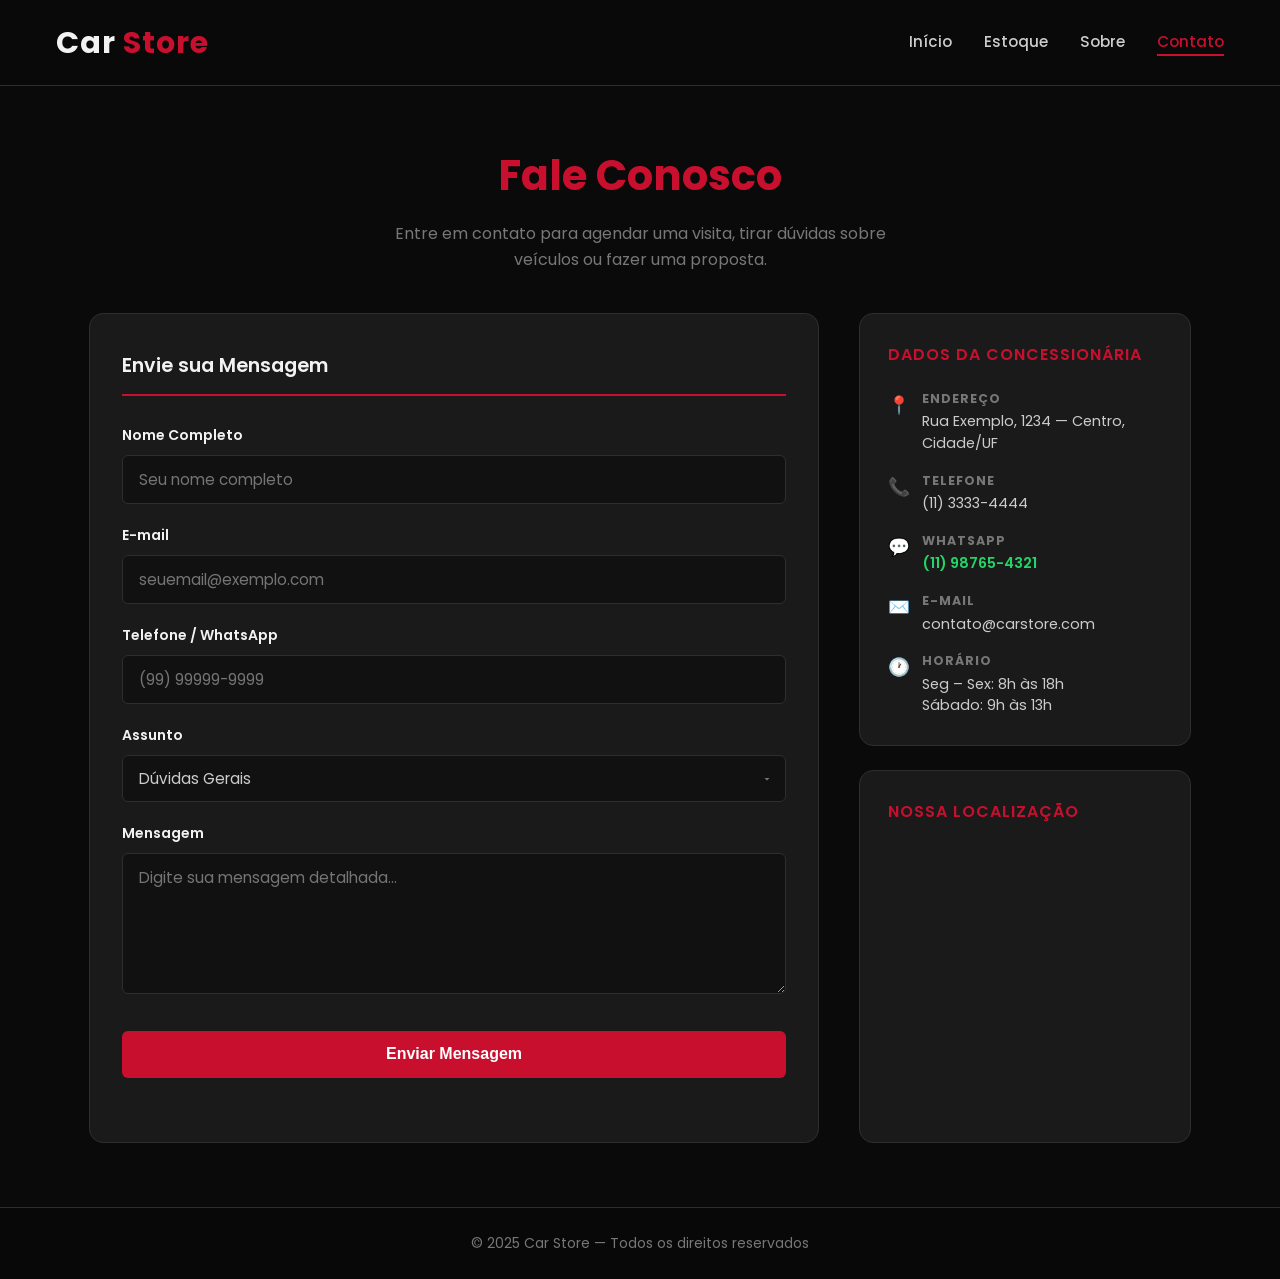
<file: contato.html>
<!DOCTYPE html>
<html lang="pt-BR">
<head>
    <meta charset="UTF-8">
    <meta name="viewport" content="width=device-width, initial-scale=1.0">
    <title>Contato | Car Store</title>
    <link rel="preconnect" href="https://fonts.googleapis.com">
    <link rel="preconnect" href="https://fonts.gstatic.com" crossorigin>
    <link href="https://fonts.googleapis.com/css2?family=Poppins:wght@400;500;600;700&display=swap" rel="stylesheet">
    <link rel="stylesheet" href="./css/global.css">
    <link rel="stylesheet" href="./css/contato.css">
</head>
<body>

    <header class="navbar">
        <a href="index.html" class="logo">Car <span>Store</span></a>
        <button id="menu-toggle" aria-label="Abrir menu">☰</button>
        <nav>
            <ul class="nav-links">
                <li><a href="index.html">Início</a></li>
                <li><a href="estoque.html">Estoque</a></li>
                <li><a href="sobre.html">Sobre</a></li>
                <li><a href="contato.html" class="active">Contato</a></li>
            </ul>
        </nav>
    </header>

    <main class="content">
        <header class="contato-header">
            <h1>Fale Conosco</h1>
            <p>Entre em contato para agendar uma visita, tirar dúvidas sobre veículos ou fazer uma proposta.</p>
        </header>

        <section class="contato-container">

            <!-- Formulário -->
            <div class="bloco-formulario">
                <h2>Envie sua Mensagem</h2>
                <form id="formContato" novalidate>
                    <div class="form-grupo">
                        <label for="nome">Nome Completo</label>
                        <input type="text" id="nome" name="nome" placeholder="Seu nome completo" required>
                    </div>

                    <div class="form-grupo">
                        <label for="email">E-mail</label>
                        <input type="email" id="email" name="email" placeholder="seuemail@exemplo.com" required>
                    </div>

                    <div class="form-grupo">
                        <label for="telefone">Telefone / WhatsApp</label>
                        <input type="tel" id="telefone" name="telefone" placeholder="(99) 99999-9999" required>
                    </div>

                    <div class="form-grupo">
                        <label for="assunto">Assunto</label>
                        <select id="assunto" name="assunto">
                            <option value="duvida">Dúvidas Gerais</option>
                            <option value="visita">Agendar Visita / Test-Drive</option>
                            <option value="proposta">Proposta em um Veículo</option>
                            <option value="avaliacao">Avaliação do seu Usado</option>
                        </select>
                    </div>

                    <div class="form-grupo">
                        <label for="mensagem">Mensagem</label>
                        <textarea id="mensagem" name="mensagem" rows="5" placeholder="Digite sua mensagem detalhada..."></textarea>
                    </div>

                    <button type="submit" class="btn btn-enviar">Enviar Mensagem</button>
                </form>
            </div>

            <!-- Informações -->
            <aside class="bloco-informacoes">
                <div class="info-detalhe">
                    <h3>Dados da Concessionária</h3>

                    <div class="info-item">
                        <span class="info-icon">📍</span>
                        <div>
                            <strong>Endereço</strong>
                            <p>Rua Exemplo, 1234 — Centro, Cidade/UF</p>
                        </div>
                    </div>

                    <div class="info-item">
                        <span class="info-icon">📞</span>
                        <div>
                            <strong>Telefone</strong>
                            <p>(11) 3333-4444</p>
                        </div>
                    </div>

                    <div class="info-item">
                        <span class="info-icon">💬</span>
                        <div>
                            <strong>WhatsApp</strong>
                            <p>
                                <a href="https://wa.me/5511987654321" target="_blank" rel="noopener" class="link-whatsapp">
                                    (11) 98765-4321
                                </a>
                            </p>
                        </div>
                    </div>

                    <div class="info-item">
                        <span class="info-icon">✉️</span>
                        <div>
                            <strong>E-mail</strong>
                            <p>contato@carstore.com</p>
                        </div>
                    </div>

                    <div class="info-item">
                        <span class="info-icon">🕐</span>
                        <div>
                            <strong>Horário</strong>
                            <p>Seg – Sex: 8h às 18h<br>Sábado: 9h às 13h</p>
                        </div>
                    </div>
                </div>

                <div class="info-mapa">
                    <h3>Nossa Localização</h3>
                    <!--
                        Substitua o src abaixo pelo embed do Google Maps com o endereço real.
                        Para obter: maps.google.com → Compartilhar → Incorporar mapa → Copiar HTML
                    -->
                    <iframe
                        src="https://www.google.com/maps/embed?pb=!1m18!1m12!1m3!1d150000.0!2d-47.0!3d-23.0!2m3!1f0!2f0!3f0!3m2!1i1024!2i768!4f13.1!3m3!1m2!1s0x0%3A0x0!2zMTPCsDQwJzE3LjkiUyA0N8KwMDgnMTguNCJX!5e0!3m2!1spt-BR!2sbr!4v1600000000000"
                        width="100%"
                        height="260"
                        style="border:0;"
                        allowfullscreen=""
                        loading="lazy"
                        referrerpolicy="no-referrer-when-downgrade"
                        title="Localização da Car Store"
                    ></iframe>
                </div>
            </aside>
        </section>
    </main>

    <footer>
        <p>© 2025 Car Store — Todos os direitos reservados</p>
    </footer>

    <script src="./js/global.js"></script>
</body>
</html>
</file>
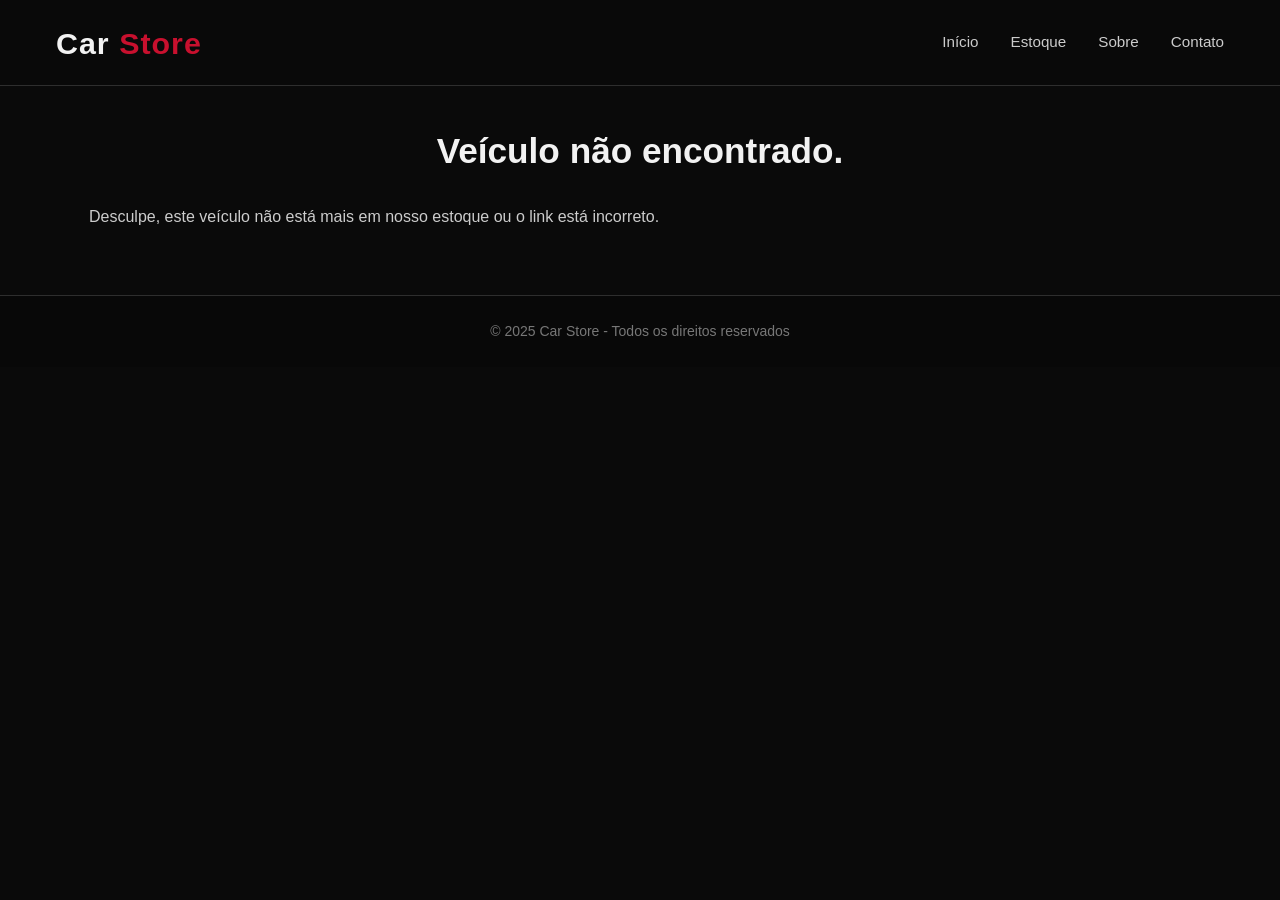
<file: detalhes-veiculo.html>
<!DOCTYPE html>
<html lang="pt-BR">
<head>
    <meta charset="UTF-8">
    <meta name="viewport" content="width=device-width, initial-scale=1.0">
    <title>Detalhes do Veículo | Car Store</title>
    <link rel="stylesheet" href="./css/global.css">
    <link rel="stylesheet" href="./css/detalhes.css"> 
</head>
<body>
    <header class="navbar">
        <a href="index.html" class="logo">Car <span>Store</span></a>
        <button id="menu-toggle">☰</button> 
        <nav>
            <ul class="nav-links">
                <li><a href="index.html">Início</a></li>
                <li><a href="estoque.html">Estoque</a></li>
                <li><a href="sobre.html">Sobre</a></li>
                <li><a href="contato.html">Contato</a></li>
            </ul>
        </nav>
    </header>

    <main class="content">
        <div class="detalhes-header">
            <h1>Carregando Detalhes...</h1>
        </div>

        <section class="detalhes-container">
            
            <div class="veiculo-info-principal">
                
                <div class="galeria-imagens">
                    <img src="" alt="Foto principal do veículo" class="imagem-principal">
                    
                    <div class="miniaturas">
                    </div>
                </div>

                <div class="ficha-tecnica">
                    <h2>Ficha Técnica e Especificações</h2>
                    <ul class="especificacoes-lista">
                    </ul>
                </div>

            </div>

            <aside class="sidebar-contato">
                <div class="bloco-preco">
                    <p class="etiqueta-preco">Preço à vista</p>
                    <span class="preco-final">R$ --.---</span>
                </div>
                
                <div class="bloco-info-rapida">
                </div>

                <div class="form-agendamento">
                    <h3>Agende seu Test-Drive</h3>
                    <form id="formContatoDetalhes">
                        <input type="text" placeholder="Seu Nome Completo" required>
                        <input type="email" placeholder="Seu Email" required>
                        <input type="tel" placeholder="Telefone (WhatsApp)" required>
                        <textarea placeholder="Mensagem (opcional)"></textarea>
                        <button type="submit" class="btn-agendar">Falar com Consultor</button>
                    </form>
                </div>
            </aside>
        </section>
    </main>

    <footer>
        <p>© 2025 Car Store - Todos os direitos reservados</p>
    </footer>

    <script src="./js/dados-veiculos.js"></script>
    <script src="./js/detalhes.js"></script> 
    <script src="./js/global.js"></script>

</body>
</html>
</file>
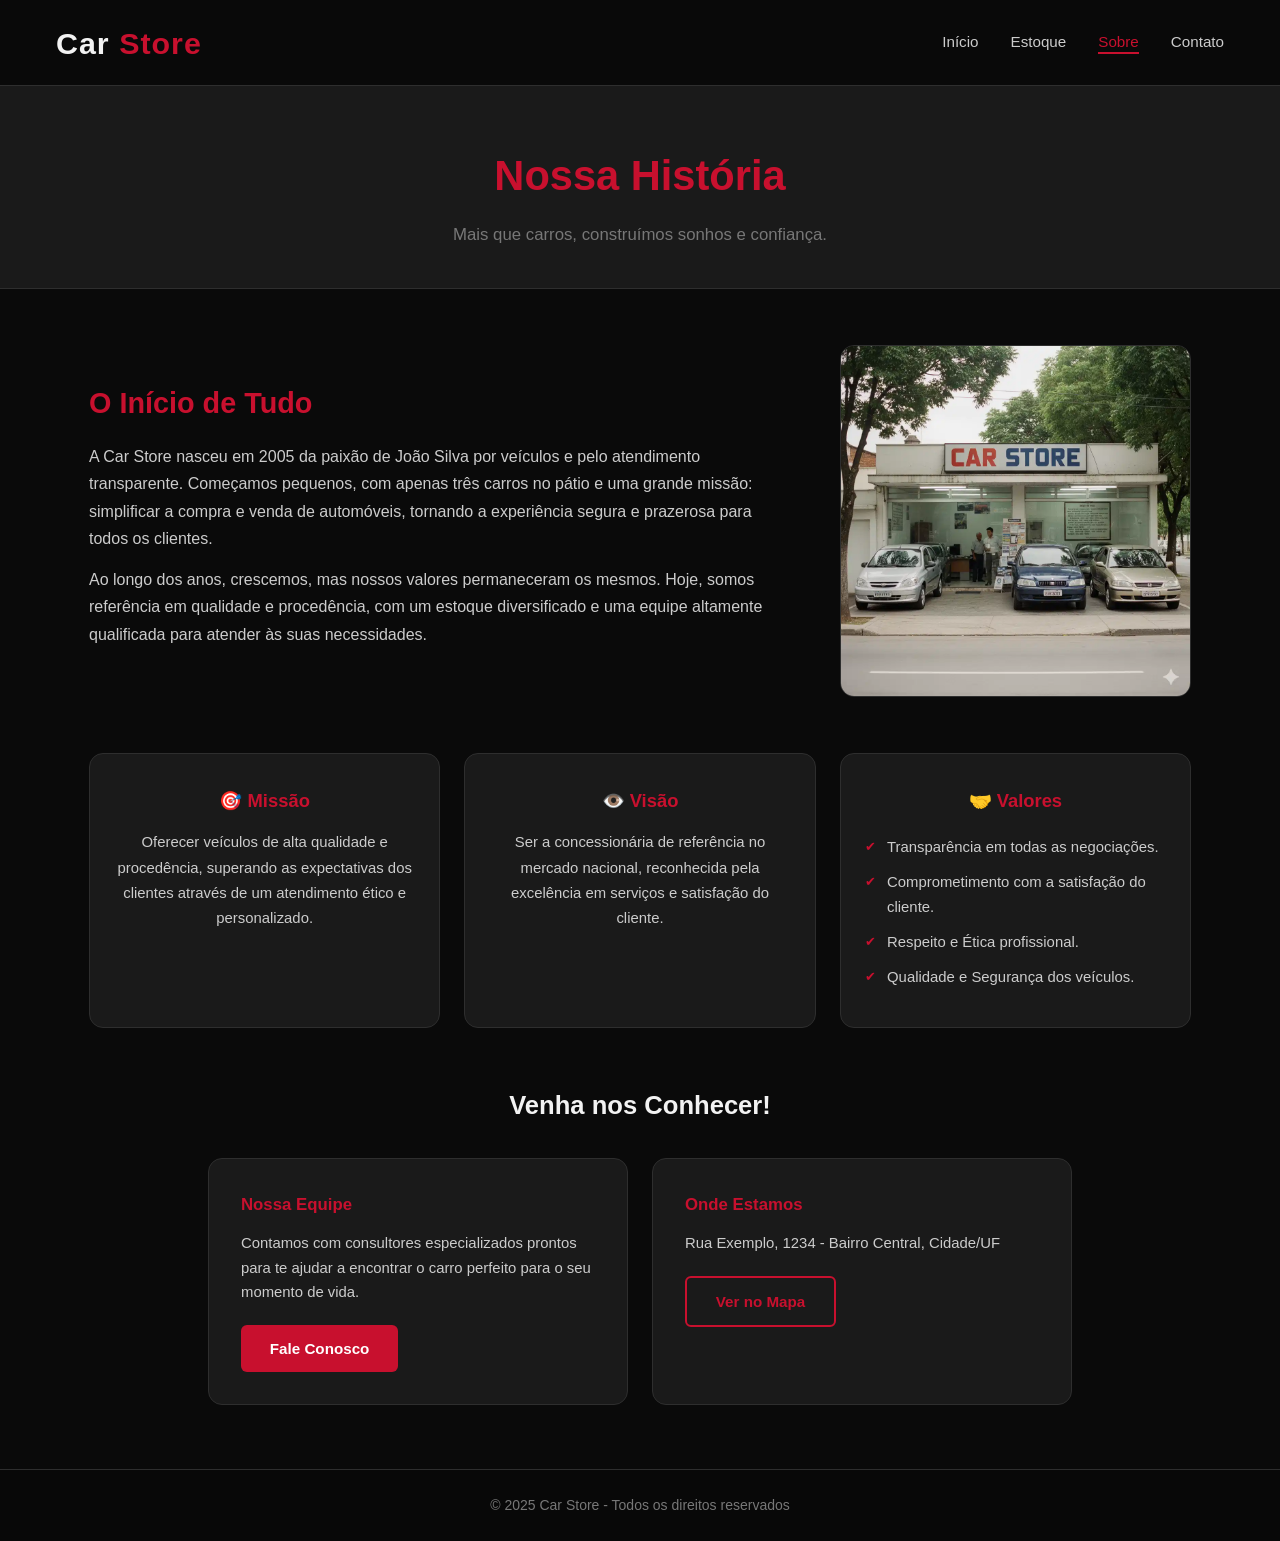
<file: sobre.html>
<!DOCTYPE html>
<html lang="pt-BR">
<head>
    <meta charset="UTF-8">
    <meta name="viewport" content="width=device-width, initial-scale=1.0">
    <title>Sobre Nós | Car Store</title>
    <link rel="stylesheet" href="./css/global.css">
    <link rel="stylesheet" href="./css/sobre.css"> 
</head>
<body>
    <header class="navbar">
        <a href="index.html" class="logo">Car <span>Store</span></a>
        <button id="menu-toggle">☰</button> 
        <nav>
            <ul class="nav-links">
                <li><a href="index.html">Início</a></li>
                <li><a href="estoque.html">Estoque</a></li>
                <li><a href="sobre.html" class="active">Sobre</a></li>
                <li><a href="contato.html">Contato</a></li>
            </ul>
        </nav>
    </header>

    <main class="content">
        <header class="sobre-header">
            <h1>Nossa História</h1>
            <p>Mais que carros, construímos sonhos e confiança.</p>
        </header>

        <section class="secao-historia">
            <div class="historia-texto">
                <h2>O Início de Tudo</h2>
                <p>A Car Store nasceu em 2005 da paixão de João Silva por veículos e pelo atendimento transparente. Começamos pequenos, com apenas três carros no pátio e uma grande missão: simplificar a compra e venda de automóveis, tornando a experiência segura e prazerosa para todos os clientes.</p>
                <p>Ao longo dos anos, crescemos, mas nossos valores permaneceram os mesmos. Hoje, somos referência em qualidade e procedência, com um estoque diversificado e uma equipe altamente qualificada para atender às suas necessidades.</p>
            </div>
            <div class="historia-imagem">
                <img src="./assets/img/carstore-inicio.webp" alt="Foto da fundação da Car Store.">
            </div>
        </section>
        
        <section class="secao-mvv">
            <div class="mvv-card">
                <h3>🎯 Missão</h3>
                <p>Oferecer veículos de alta qualidade e procedência, superando as expectativas dos clientes através de um atendimento ético e personalizado.</p>
            </div>
            <div class="mvv-card">
                <h3>👁️ Visão</h3>
                <p>Ser a concessionária de referência no mercado nacional, reconhecida pela excelência em serviços e satisfação do cliente.</p>
            </div>
            <div class="mvv-card">
                <h3>🤝 Valores</h3>
                <ul>
                    <li>Transparência em todas as negociações.</li>
                    <li>Comprometimento com a satisfação do cliente.</li>
                    <li>Respeito e Ética profissional.</li>
                    <li>Qualidade e Segurança dos veículos.</li>
                </ul>
            </div>
        </section>

        <section class="secao-contato-time">
            <h2>Venha nos Conhecer!</h2>
            <div class="contato-info">
                <div class="info-bloco">
                    <h4>Nossa Equipe</h4>
                    <p>Contamos com consultores especializados prontos para te ajudar a encontrar o carro perfeito para o seu momento de vida.</p>
                    <a href="contato.html" class="btn">Fale Conosco</a>
                </div>
                <div class="info-bloco">
                    <h4>Onde Estamos</h4>
                    <p>Rua Exemplo, 1234 - Bairro Central, Cidade/UF</p>
                    <a href="#" class="btn btn-secundario">Ver no Mapa</a>
                </div>
            </div>
        </section>
    </main>

    <footer>
        <p>© 2025 Car Store - Todos os direitos reservados</p>
    </footer>

        <script src="./js/global.js"></script>
    </body>
</html>
</file>
<file: css/global.css>
/* =============================================
   VARIÁVEIS GLOBAIS
   ============================================= */
:root {
    --color-bg:        #0a0a0a;
    --color-dark:      #111111;
    --color-surface:   #1a1a1a;
    --color-secondary: #242424;
    --color-border:    #2e2e2e;

    --color-accent:    #c8102e;     /* Vermelho mais sóbrio e sofisticado */
    --color-accent-h:  #a50d25;     /* Hover do acento */
    --color-light:     #f2f2f2;
    --color-text:      #cccccc;
    --color-muted:     #777777;

    --color-shadow:    rgba(0, 0, 0, 0.6);
    --font-primary:    'Poppins', sans-serif;

    --radius-sm:  6px;
    --radius-md:  10px;
    --radius-lg:  14px;
    --transition: 0.25s ease;
}

/* =============================================
   RESET E BASE
   ============================================= */
*, *::before, *::after {
    margin: 0;
    padding: 0;
    box-sizing: border-box;
}

html { font-size: 16px; scroll-behavior: smooth; }

body {
    background-color: var(--color-bg);
    color: var(--color-text);
    font-family: var(--font-primary);
    line-height: 1.65;
    -webkit-font-smoothing: antialiased;
}

img { display: block; max-width: 100%; }
a   { text-decoration: none; color: inherit; }
ul  { list-style: none; }

.no-scroll { overflow: hidden; }

/* =============================================
   NAVBAR
   ============================================= */
.navbar {
    display: flex;
    justify-content: space-between;
    align-items: center;
    padding: 1.1rem 3.5rem;
    background: rgba(10, 10, 10, 0.92);
    backdrop-filter: blur(12px);
    -webkit-backdrop-filter: blur(12px);
    position: sticky;
    top: 0;
    z-index: 1000;
    border-bottom: 1px solid var(--color-border);
}

/* Logo */
a.logo {
    font-size: 1.9rem;
    font-weight: 700;
    color: var(--color-light);
    letter-spacing: 1px;
}

a.logo span { color: var(--color-accent); }

/* Links de nav */
.nav-links {
    display: flex;
    gap: 2rem;
}

.nav-links li a {
    font-size: 0.95rem;
    font-weight: 500;
    color: var(--color-text);
    position: relative;
    padding-bottom: 4px;
    transition: color var(--transition);
}

.nav-links li a::after {
    content: '';
    position: absolute;
    bottom: 0; left: 0;
    width: 0; height: 2px;
    background-color: var(--color-accent);
    transition: width var(--transition);
}

.nav-links li a:hover,
.nav-links li a.active { color: var(--color-accent); }

.nav-links li a:hover::after,
.nav-links li a.active::after { width: 100%; }

/* Botão hamburguer — escondido no desktop */
.navbar #menu-toggle {
    display: none;
    background: none;
    border: none;
    color: var(--color-light);
    font-size: 1.8rem;
    cursor: pointer;
    z-index: 1001;
    line-height: 1;
}

/* =============================================
   BOTÃO PADRÃO
   ============================================= */
.btn {
    display: inline-block;
    padding: 0.7rem 1.8rem;
    background-color: var(--color-accent);
    color: #fff;
    font-weight: 600;
    font-size: 0.95rem;
    border: none;
    border-radius: 30px;
    cursor: pointer;
    transition: background-color var(--transition), transform var(--transition);
    text-align: center;
}

.btn:hover {
    background-color: var(--color-accent-h);
    transform: translateY(-2px);
}

.btn-secundario {
    background-color: transparent;
    border: 2px solid var(--color-accent);
    color: var(--color-accent);
}

.btn-secundario:hover {
    background-color: var(--color-accent);
    color: #fff;
}

/* =============================================
   FOOTER
   ============================================= */
footer {
    background: #080808;
    text-align: center;
    padding: 1.5rem;
    color: var(--color-muted);
    font-size: 0.875rem;
    border-top: 1px solid var(--color-border);
}

/* =============================================
   RESPONSIVIDADE — MOBILE MENU
   ============================================= */
@media (max-width: 900px) {

    .navbar {
        padding: 0.9rem 1.25rem;
        flex-direction: row;
    }

    .navbar #menu-toggle { display: block; }

    .nav-links {
        display: none;
        flex-direction: column;
        gap: 0;
        position: fixed;
        top: 0; right: 0;
        width: 72%;
        max-width: 300px;
        height: 100vh;
        background-color: #0d0d0d;
        padding: 5rem 1.5rem 2rem;
        box-shadow: -6px 0 24px var(--color-shadow);
        z-index: 999;
        transform: translateX(100%);
        transition: transform 0.3s ease-out;
        border-left: 1px solid var(--color-border);
    }

    .nav-links.open {
        display: flex;
        transform: translateX(0);
    }

    .nav-links li {
        padding: 0.75rem 0;
        border-bottom: 1px solid var(--color-border);
    }

    .nav-links li:last-child { border-bottom: none; }

    .nav-links li a {
        font-size: 1.15rem;
        display: block;
    }
}
</file>
<file: css/contato.css>
/* =============================================
   CONTATO.CSS
   ============================================= */

/* ── Header da página ────────────────────────── */
.contato-header {
    text-align: center;
    padding: 3.5rem 1.5rem 2.5rem;
}

.contato-header h1 {
    font-size: clamp(1.8rem, 3.5vw, 2.6rem);
    color: var(--color-accent);
    margin-bottom: 0.6rem;
}

.contato-header p {
    color: var(--color-muted);
    font-size: 1rem;
    max-width: 540px;
    margin: 0 auto;
}

/* ── Layout duas colunas ─────────────────────── */
.contato-container {
    display: flex;
    gap: 2.5rem;
    max-width: 1150px;
    margin: 0 auto 4rem;
    padding: 0 1.5rem;
}

/* ── Formulário ──────────────────────────────── */
.bloco-formulario {
    flex: 2;
    background-color: var(--color-surface);
    padding: 2.25rem 2rem;
    border-radius: var(--radius-lg);
    border: 1px solid var(--color-border);
}

.bloco-formulario h2 {
    color: var(--color-light);
    font-size: 1.2rem;
    font-weight: 600;
    margin-bottom: 1.75rem;
    padding-bottom: 0.75rem;
    border-bottom: 2px solid var(--color-accent);
}

.form-grupo { margin-bottom: 1.25rem; }

.form-grupo label {
    display: block;
    margin-bottom: 0.5rem;
    font-size: 0.875rem;
    font-weight: 600;
    color: var(--color-light);
}

.bloco-formulario input,
.bloco-formulario textarea,
.bloco-formulario select {
    width: 100%;
    padding: 0.75rem 1rem;
    border: 1px solid var(--color-border);
    border-radius: var(--radius-sm);
    background-color: var(--color-dark);
    color: var(--color-text);
    font-size: 0.95rem;
    font-family: var(--font-primary);
    transition: border-color var(--transition);
}

.bloco-formulario input:focus,
.bloco-formulario textarea:focus,
.bloco-formulario select:focus {
    border-color: var(--color-accent);
    outline: none;
}

.bloco-formulario textarea { resize: vertical; }

.bloco-formulario select {
    appearance: none;
    -webkit-appearance: none;
    background-image: url('data:image/svg+xml;utf8,<svg xmlns="http://www.w3.org/2000/svg" width="12" height="12" viewBox="0 0 24 24" fill="%23777"><path d="M7 10l5 5 5-5z"/></svg>');
    background-repeat: no-repeat;
    background-position: right 12px center;
    cursor: pointer;
}

.btn-enviar {
    width: 100%;
    padding: 0.9rem;
    border-radius: var(--radius-sm);
    font-size: 1rem;
    font-weight: 700;
    margin-top: 0.5rem;
}

/* ── Sidebar de informações ──────────────────── */
.bloco-informacoes {
    flex: 1;
    display: flex;
    flex-direction: column;
    gap: 1.5rem;
    min-width: 260px;
}

.info-detalhe,
.info-mapa {
    background-color: var(--color-surface);
    padding: 1.75rem;
    border-radius: var(--radius-lg);
    border: 1px solid var(--color-border);
}

.info-detalhe h3,
.info-mapa h3 {
    color: var(--color-accent);
    font-size: 1rem;
    font-weight: 600;
    margin-bottom: 1.25rem;
    text-transform: uppercase;
    letter-spacing: 1px;
}

/* Itens de informação */
.info-item {
    display: flex;
    align-items: flex-start;
    gap: 0.75rem;
    margin-bottom: 1rem;
}

.info-item:last-child { margin-bottom: 0; }

.info-icon {
    font-size: 1.1rem;
    flex-shrink: 0;
    margin-top: 2px;
}

.info-item strong {
    display: block;
    font-size: 0.78rem;
    text-transform: uppercase;
    letter-spacing: 1px;
    color: var(--color-muted);
    margin-bottom: 2px;
}

.info-item p {
    font-size: 0.9rem;
    color: var(--color-text);
    line-height: 1.5;
}

.link-whatsapp {
    color: #25d366;
    font-weight: 600;
    transition: opacity var(--transition);
}

.link-whatsapp:hover { opacity: 0.75; }

/* Mapa */
.info-mapa iframe { border-radius: var(--radius-sm); }

/* ── Responsividade ──────────────────────────── */
@media (max-width: 900px) {
    .contato-container {
        flex-direction: column;
        padding: 0 1rem;
    }
}
</file>
<file: css/detalhes.css>
/* =============================================
   DETALHES.CSS
   ============================================= */

.detalhes-header {
    text-align: center;
    padding: 2.25rem 1.5rem 1.5rem;
}

.detalhes-header h1 {
    font-size: clamp(1.5rem, 3vw, 2.2rem);
    color: var(--color-light);
    font-weight: 700;
}

/* ── Layout ──────────────────────────────────── */
.detalhes-container {
    display: flex;
    gap: 2rem;
    max-width: 1150px;
    margin: 0 auto 4rem;
    padding: 0 1.5rem;
}

.veiculo-info-principal {
    flex: 2;
    min-width: 0;
}

.sidebar-contato {
    flex: 1;
    display: flex;
    flex-direction: column;
    gap: 1.25rem;
    background-color: var(--color-surface);
    border: 1px solid var(--color-border);
    border-radius: var(--radius-lg);
    padding: 1.75rem;
    height: fit-content;
    position: sticky;
    top: 80px;
}

/* ── Galeria ─────────────────────────────────── */
.galeria-imagens { margin-bottom: 1.75rem; }

.imagem-principal {
    width: 100%;
    height: auto;
    max-height: 480px;
    object-fit: cover;
    border-radius: var(--radius-md);
    margin-bottom: 0.75rem;
    border: 1px solid var(--color-border);
}

.miniaturas {
    display: flex;
    gap: 8px;
    overflow-x: auto;
    padding-bottom: 6px;
}

.miniaturas img {
    width: 80px;
    height: 58px;
    object-fit: cover;
    border-radius: var(--radius-sm);
    cursor: pointer;
    border: 2px solid transparent;
    transition: border-color var(--transition);
    flex-shrink: 0;
}

.miniaturas img:hover { border-color: var(--color-accent); }

/* ── Ficha técnica ───────────────────────────── */
.ficha-tecnica {
    background-color: var(--color-surface);
    border: 1px solid var(--color-border);
    border-radius: var(--radius-md);
    padding: 1.75rem;
}

.ficha-tecnica h2 {
    color: var(--color-accent);
    font-size: 1.15rem;
    margin-bottom: 1rem;
    padding-bottom: 0.6rem;
    border-bottom: 1px solid var(--color-border);
}

.especificacoes-lista {
    list-style: none;
}

.especificacoes-lista li {
    display: flex;
    justify-content: space-between;
    padding: 0.7rem 0;
    border-bottom: 1px solid var(--color-border);
    font-size: 0.92rem;
    color: var(--color-text);
}

.especificacoes-lista li:last-child { border-bottom: none; }

.especificacoes-lista li span {
    font-weight: 600;
    color: var(--color-light);
}

/* ── Sidebar — preço ─────────────────────────── */
.bloco-preco {
    text-align: center;
    padding-bottom: 1rem;
    border-bottom: 1px solid var(--color-border);
}

.etiqueta-preco {
    font-size: 0.78rem;
    text-transform: uppercase;
    letter-spacing: 1px;
    color: var(--color-muted);
    margin-bottom: 0.3rem;
}

.preco-final {
    font-size: 2.2rem;
    font-weight: 700;
    color: var(--color-accent);
    display: block;
}

/* ── Sidebar — info rápida ───────────────────── */
.bloco-info-rapida p {
    font-size: 0.88rem;
    color: var(--color-text);
    padding: 0.45rem 0;
    border-bottom: 1px dotted var(--color-border);
}

.bloco-info-rapida p:last-child { border-bottom: none; }

/* ── Sidebar — formulário ────────────────────── */
.form-agendamento h3 {
    text-align: center;
    font-size: 1rem;
    font-weight: 600;
    color: var(--color-light);
    margin-bottom: 1rem;
}

.form-agendamento input,
.form-agendamento textarea {
    width: 100%;
    padding: 0.7rem 0.9rem;
    margin-bottom: 0.75rem;
    border: 1px solid var(--color-border);
    border-radius: var(--radius-sm);
    background-color: var(--color-dark);
    color: var(--color-text);
    font-size: 0.88rem;
    font-family: var(--font-primary);
    transition: border-color var(--transition);
}

.form-agendamento input:focus,
.form-agendamento textarea:focus {
    border-color: var(--color-accent);
    outline: none;
}

.btn-agendar {
    width: 100%;
    padding: 0.85rem;
    border-radius: var(--radius-sm);
    font-size: 0.95rem;
    font-weight: 700;
}

/* ── Responsividade ──────────────────────────── */
@media (max-width: 992px) {
    .detalhes-container { flex-direction: column; }

    .sidebar-contato {
        position: static;
        order: -1;
    }
}
</file>
<file: css/sobre.css>
/* =============================================
   SOBRE.CSS
   ============================================= */

.sobre-header {
    text-align: center;
    padding: 3.5rem 1.5rem 2.5rem;
    background-color: var(--color-surface);
    border-bottom: 1px solid var(--color-border);
}

.sobre-header h1 {
    font-size: clamp(1.8rem, 3.5vw, 2.6rem);
    color: var(--color-accent);
    margin-bottom: 0.6rem;
}

.sobre-header p {
    color: var(--color-muted);
    font-size: 1.05rem;
}

/* ── História ────────────────────────────────── */
.secao-historia {
    display: flex;
    align-items: center;
    gap: 3rem;
    max-width: 1150px;
    margin: 3.5rem auto;
    padding: 0 1.5rem;
}

.historia-texto { flex: 2; }

.historia-texto h2 {
    color: var(--color-accent);
    font-size: 1.8rem;
    margin-bottom: 1rem;
}

.historia-texto p {
    color: var(--color-text);
    margin-bottom: 0.9rem;
    line-height: 1.7;
}

.historia-imagem {
    flex: 1;
    min-width: 280px;
}

.historia-imagem img {
    width: 100%;
    border-radius: var(--radius-lg);
    border: 1px solid var(--color-border);
}

/* ── MVV ─────────────────────────────────────── */
.secao-mvv {
    display: flex;
    gap: 1.5rem;
    max-width: 1150px;
    margin: 2rem auto 3.5rem;
    padding: 0 1.5rem;
}

.mvv-card {
    flex: 1;
    background-color: var(--color-surface);
    padding: 2rem 1.5rem;
    border-radius: var(--radius-lg);
    border: 1px solid var(--color-border);
    text-align: center;
    transition: border-color var(--transition);
}

.mvv-card:hover { border-color: var(--color-accent); }

.mvv-card h3 {
    color: var(--color-accent);
    margin-bottom: 0.9rem;
    font-size: 1.15rem;
}

.mvv-card p,
.mvv-card ul { color: var(--color-text); font-size: 0.93rem; line-height: 1.7; }

.mvv-card ul {
    list-style: none;
    text-align: left;
    margin-top: 0.75rem;
}

.mvv-card li {
    padding: 0.3rem 0 0.3rem 1.4rem;
    position: relative;
}

.mvv-card li::before {
    content: "✔";
    position: absolute;
    left: 0;
    color: var(--color-accent);
    font-size: 0.8rem;
    top: 0.35rem;
}

/* ── Contato/Time ────────────────────────────── */
.secao-contato-time {
    text-align: center;
    max-width: 1150px;
    margin: 0 auto 4rem;
    padding: 0 1.5rem;
}

.secao-contato-time h2 {
    color: var(--color-light);
    font-size: 1.6rem;
    margin-bottom: 2rem;
}

.contato-info {
    display: flex;
    justify-content: center;
    gap: 1.5rem;
}

.info-bloco {
    flex: 1;
    max-width: 420px;
    background-color: var(--color-surface);
    padding: 2rem;
    border-radius: var(--radius-lg);
    border: 1px solid var(--color-border);
    text-align: left;
}

.info-bloco h4 {
    color: var(--color-accent);
    margin-bottom: 0.75rem;
    font-size: 1.05rem;
}

.info-bloco p {
    color: var(--color-text);
    font-size: 0.93rem;
    margin-bottom: 1.25rem;
    line-height: 1.65;
}

.info-bloco .btn { border-radius: var(--radius-sm); }
.info-bloco .btn-secundario { border-radius: var(--radius-sm); }

/* ── Responsividade ──────────────────────────── */
@media (max-width: 900px) {
    .secao-historia { flex-direction: column; }
    .secao-mvv      { flex-direction: column; }
    .contato-info   { flex-direction: column; align-items: center; }
    .info-bloco     { max-width: 100%; width: 100%; }
}
</file>
